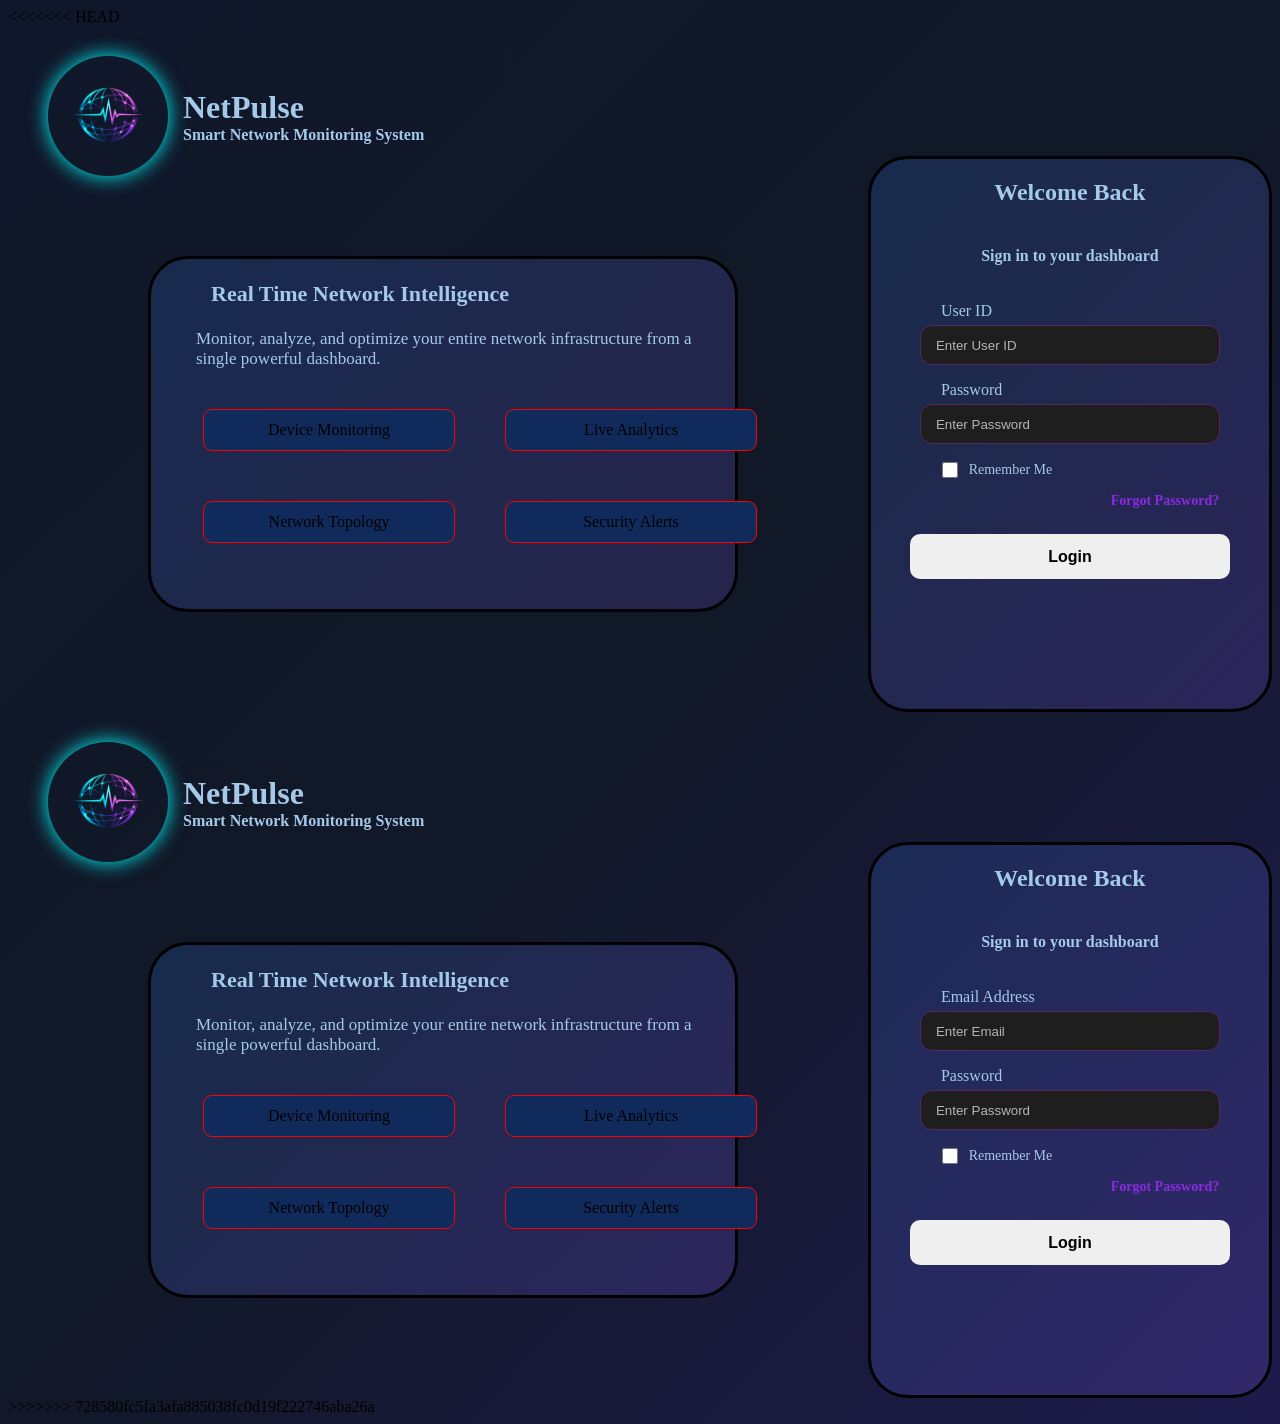
<file: index.html>
<<<<<<< HEAD
<!DOCTYPE html>
<html>
    <head>
        <title></title>
        <link rel="stylesheet" href="loginStyle.css">
    </head>
    <body>
        <div class="logo">
            <img src="SNMS.png" alt="NetPulse Logo" class="logoImage">
            <div>
                <h1>NetPulse</h1>
                <h4>Smart Network Monitoring System</h4>
            </div>
          
        </div>
        <div class="mainContainer">
                <div  class="intro">
                    <h3 class="headDeclaration">Real Time Network Intelligence</h3>
                    <h6 class="declaration">Monitor, analyze, and optimize your entire network infrastructure from a <br>single powerful dashboard.</h6>
                    <div class="features">
                        <div class="box">
                        Device Monitoring
                    </div>
                    <div class="box">
                        Live Analytics
                    </div>
                    <div class="box">
                        Network Topology
                    </div>
                    <div class="box">
                        Security Alerts
                    </div>
                 </div>
                  </div>
                 <div class="loginbox">
                    <h2>Welcome Back</h2>
                    <h4>Sign in to your dashboard</h4>
                    <p>User ID</p>
                     <input type="email" placeholder="Enter User ID" class="email" id="email">
                    <p>Password</p>
                     <input type="password" placeholder="Enter Password" class="password" id="password">
                     <div class="rememberSection">
                        <input type="checkbox" id="remember">

                        <label for="remember">Remember Me</label>
                    </div>
                     <a href="#" class="forgotPassword">Forgot Password?</a>
                     <button class="login" id="loginBtn">Login</button>                
        </div>
        </div>
        <script src="loginStyle.js"></script>
    </body>
<!DOCTYPE html>
<html>
    <head>
        <title></title>
        <link rel="stylesheet" href="loginStyle.css">
    </head>
    <body>
        <div class="logo">
            <img src="SNMS.png" alt="NetPulse Logo" class="logoImage">
            <div>
                <h1>NetPulse</h1>
                <h4>Smart Network Monitoring System</h4>
            </div>
          
        </div>
        <div class="mainContainer">
                <div  class="intro">
                    <h3 class="headDeclaration">Real Time Network Intelligence</h3>
                    <h6 class="declaration">Monitor, analyze, and optimize your entire network infrastructure from a <br>single powerful dashboard.</h6>
                    <div class="features">
                        <div class="box">
                        Device Monitoring
                    </div>
                    <div class="box">
                        Live Analytics
                    </div>
                    <div class="box">
                        Network Topology
                    </div>
                    <div class="box">
                        Security Alerts
                    </div>
                 </div>
                  </div>
                 <div class="loginbox">
                    <h2>Welcome Back</h2>
                    <h4>Sign in to your dashboard</h4>
                    <p>Email Address</p>
                     <input type="email" placeholder="Enter Email" class="email">
                    <p>Password</p>
                     <input type="password" placeholder="Enter Password" class="password">
                     <div class="rememberSection">
                        <input type="checkbox" id="remember">

                        <label for="remember">Remember Me</label>
                    </div>
                     <a href="#" class="forgotPassword">Forgot Password?</a>
                     <button class="login" onclick="window.location.href='dashboard.html'">Login</button>                
        </div>
        </div>
        <script src=""></script>
    </body>
>>>>>>> 728580fc5fa3afa885038fc0d19f222746aba26a
</html>
</file>
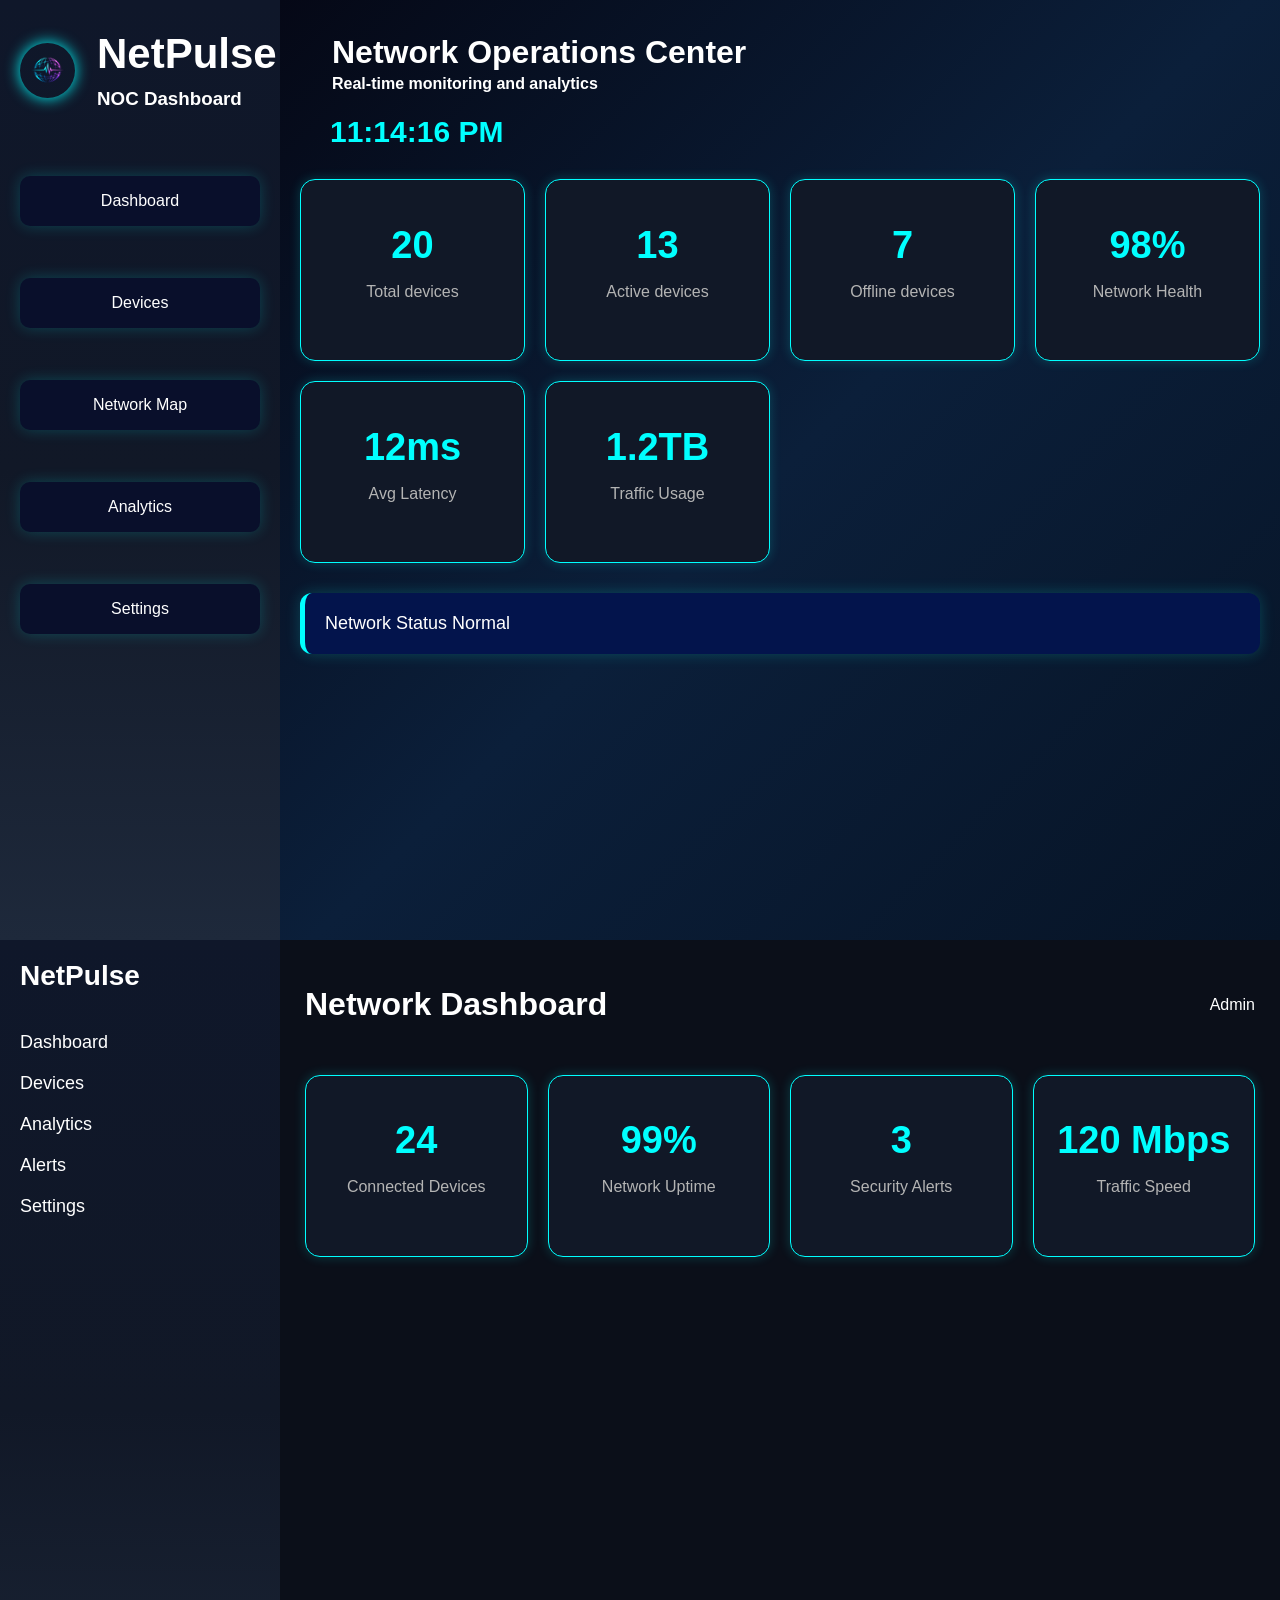
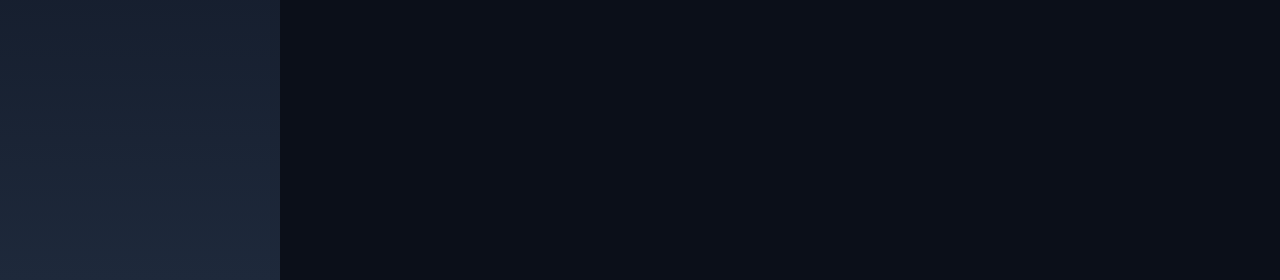
<file: dashboard.html>
<!DOCTYPE html>
<html>
<head>
    <title>NetPulse Dashboard</title>
     <link rel="stylesheet" href="dashboardStyle.css">
</head>

<body>
    <div class="mainContainer">
 <div class="sidebar">
      <div class="logo">

    <img src="SNMS.png" class="logoImage">

    <div>
        <h2>NetPulse</h2>
        <h6>NOC Dashboard</h6>
    </div>

</div>
        <div class="navbar">
            <p class="navbarButton">Dashboard</p>
            <p class="navbarButton" id="devicesBtn">Devices</p>
            <p class="navbarButton">Network Map</p>
            <p class="navbarButton">Analytics</p>
            <p class="navbarButton">Settings</p>
        </div>
        </div>
        <div class="content">
            <div class="description">
                <h1>Network Operations Center</h1>
                <h4>Real-time monitoring and analytics</h4>
                <div class="clockContainer">
                <h2 id="clock">00:00:00</h2>
             </div>
            </div>
            <div class="cards">
                <div class="card">
                    <h2 id="totalDevices">20</h2>
                    <p>Total devices</p>
                </div>
                <div class="card">
                    <h2 id="activeDevices">13</h2>
                    <p>Active devices</p>
                </div>
                <div class="card">
                    <h2 id="offlineDevices">7</h2>
                    <p>Offline devices</p>
                </div>
                <div class="card">
                    <h2 id="networkHealth">98%</h2>
                    <p>Network Health</p>
                </div>
                <div class="card">
                    <h2 id="latency">12ms</h2>
                    <p>Avg Latency</p>
                </div>
                <div class="card">
                    <h2 id="traffic">1.2TB</h2>
                    <p>Traffic Usage</p>
                </div>
            </div>
            <div class="alertBox" id="alertBox">
                Network Status Normal
            </div>
            <div class="deviceSection" id="deviceSection">

    <h2>Connected Devices</h2>

    <table class="deviceTable">

        <thead>

            <tr>
                <th>Device</th>
                <th>Status</th>
                <th>IP Address</th>
            </tr>

        </thead>

        <tbody id="deviceBody">

        </tbody>

    </table>

</div>
        </div>
    </div>
   <script src="dashboardScript.js"></script>
</body>
<!DOCTYPE html>
<html>
<head>
    <title>NetPulse Dashboard</title>
     <link rel="stylesheet" href="dashboardStyle.css">
</head>

<body>

    <div class="dashboard">

        <div class="sidebar">

            <div class="logo">
                NetPulse
            </div>

            <div class="menu">
                <a href="#">Dashboard</a>
                <a href="#">Devices</a>
                <a href="#">Analytics</a>
                <a href="#">Alerts</a>
                <a href="#">Settings</a>
            </div>

        </div>

        <div class="mainContent">

            <div class="topbar">
                <h1>Network Dashboard</h1>

                <p>Admin</p>
            </div>

            <div class="cards">

                <div class="card">
                    <h2>24</h2>
                    <p>Connected Devices</p>
                </div>

                <div class="card">
                    <h2>99%</h2>
                    <p>Network Uptime</p>
                </div>

                <div class="card">
                    <h2>3</h2>
                    <p>Security Alerts</p>
                </div>

                <div class="card">
                    <h2>120 Mbps</h2>
                    <p>Traffic Speed</p>
                </div>

            </div>

        </div>

    </div>

</body>
</html>
</file>
<file: loginStyle.css>
body{
                background: linear-gradient(
                    135deg,
                    #0f172a,
                    #111827,
                    #1e1b4b
                );
            }
            .intro{
                display: flex;
                flex-direction: column;
                background: linear-gradient(
                135deg,
                rgba(59,130,246,0.18),
                rgba(139,92,246,0.18)
            );
                width: 660px;
                height: 350px;
                align-items: flex-start;
                border: 3px solid black;
                border-radius: 40px;
                margin-left: 70px;
                margin-top: -100px;
            }
                    .logo h1,
            .logo h4{
                margin: 0;
            }
            .headDeclaration{
                margin-left: 60px;
                font-size: 22px;
            }
            .declaration{
                margin-left: 45px;
                font-size: 17px;
                margin-top: 0px;
                font-weight: normal;
            }
            .features{
                display: grid;
                grid-template-columns: 1fr 1fr;
                gap: 50px;
                width: 450px;
                margin-left: 52px;
            }
            .box{
                background-color: rgb(17, 42, 92);
                height:40px;
                width: 250px;
                text-align: center;
                align-content: center;
                border: 1px solid red;
                border-radius: 9px;
            }
            .logo{
                display: flex;
                align-items: center;
                gap: 15px;
                margin-top: 30px;
                margin-left: 40px;
            }
            .mainContainer{
                display: flex;
                gap:60px;
                align-items: center;
                margin-left: 70px;
                margin-top: 80px;
            }
            .loginbox{
                display: flex;
                flex-direction: column;
                 background: linear-gradient(
                    135deg,
                    rgba(59,130,246,0.18),
                    rgba(139,92,246,0.18)
                );
                width: 450px;
                height: 550px;
                align-items: center;
                border: 3px solid black;
                border-radius: 40px;
                margin-left: 70px;
                margin-top: -100px;
            }
            .email{
                height: 40px;
                width: 300px;
                 border: 1px solid rgb(89, 38, 99);
                border-radius: 12px;
                background-color: black;
                padding-left: 15px;
            }
            .password{
                height: 40px;
                width: 300px;
                border: 1px solid rgb(89, 38, 99);
                border-radius: 12px;
                background-color: black;
                padding-left: 15px;
            }
            .loginbox input{
                color: rgb(176, 201, 227);
                background-color: #1e1e1e;
                border: 1px solid rgb(89, 38, 99);
            }
            .loginbox p{
                align-self: flex-start;
                margin-left: 70px;
                margin-bottom: 5px;
            }
            .login{
                margin-top: 25px;
                height: 45px;
                width: 320px;
                border: none;
                border-radius: 10px;
                font-size: 16px;
                font-weight: bold;
                cursor: pointer;
                transition: 0.3s;
            }
            input::placeholder{
                color: rgb(180,180,180);
            }
            .login:hover{
                transform: scale(1.03);
                background-color: rgb(118, 43, 188);
            }
            .logoImage{
                width: 120px;
                height: 120px;
                box-shadow: 0px 0px 20px cyan;
                border-radius: 50%;
            }
            .forgotPassword{
                margin-top: 12px;
                margin-left: 190px;

                text-decoration: none;
                color: blueviolet;

                font-size: 14px;
                font-weight: bold;
            }
            .forgotPassword:hover{
                text-decoration: underline;
            }
            .rememberSection{
                display: flex;
                align-items: center;

                gap: 8px;

                margin-top: 15px;
                margin-right: 150px;
            }
            .rememberSection input{
                width: 16px;
                height: 16px;

                cursor: pointer;
            }
            .rememberSection label{
                font-size: 14px;
            }
            h1,h2,h3,h4,h5,h6,p,label,a{
    color: rgb(165, 201, 233);
 body{
                background: linear-gradient(
                    135deg,
                    #0f172a,
                    #111827,
                    #1e1b4b
                );
            }
            .intro{
                display: flex;
                flex-direction: column;
                background: linear-gradient(
                135deg,
                rgba(59,130,246,0.18),
                rgba(139,92,246,0.18)
            );
                width: 660px;
                height: 350px;
                align-items: flex-start;
                border: 3px solid black;
                border-radius: 40px;
                margin-left: 70px;
                margin-top: -100px;
            }
                    .logo h1,
            .logo h4{
                margin: 0;
            }
            .headDeclaration{
                margin-left: 60px;
                font-size: 22px;
            }
            .declaration{
                margin-left: 45px;
                font-size: 17px;
                margin-top: 0px;
                font-weight: normal;
            }
            .features{
                display: grid;
                grid-template-columns: 1fr 1fr;
                gap: 50px;
                width: 450px;
                margin-left: 52px;
            }
            .box{
                background-color: rgb(17, 42, 92);
                height:40px;
                width: 250px;
                text-align: center;
                align-content: center;
                border: 1px solid red;
                border-radius: 9px;
            }
            .logo{
                display: flex;
                align-items: center;
                gap: 15px;
                margin-top: 30px;
                margin-left: 40px;
            }
            .mainContainer{
                display: flex;
                gap:60px;
                align-items: center;
                margin-left: 70px;
                margin-top: 80px;
            }
            .loginbox{
                display: flex;
                flex-direction: column;
                 background: linear-gradient(
                    135deg,
                    rgba(59,130,246,0.18),
                    rgba(139,92,246,0.18)
                );
                width: 450px;
                height: 550px;
                align-items: center;
                border: 3px solid black;
                border-radius: 40px;
                margin-left: 70px;
                margin-top: -100px;
            }
            .email{
                height: 40px;
                width: 300px;
                 border: 1px solid rgb(89, 38, 99);
                border-radius: 12px;
                background-color: black;
                padding-left: 15px;
            }
            .password{
                height: 40px;
                width: 300px;
                border: 1px solid rgb(89, 38, 99);
                border-radius: 12px;
                background-color: black;
                padding-left: 15px;
            }
            .loginbox input{
                color: rgb(176, 201, 227);
                background-color: #1e1e1e;
                border: 1px solid rgb(89, 38, 99);
            }
            .loginbox p{
                align-self: flex-start;
                margin-left: 70px;
                margin-bottom: 5px;
            }
            .login{
                margin-top: 25px;
                height: 45px;
                width: 320px;
                border: none;
                border-radius: 10px;
                font-size: 16px;
                font-weight: bold;
                cursor: pointer;
                transition: 0.3s;
            }
            input::placeholder{
                color: rgb(180,180,180);
            }
            .login:hover{
                transform: scale(1.03);
                background-color: rgb(118, 43, 188);
            }
            .logoImage{
                width: 120px;
                height: 120px;
                box-shadow: 0px 0px 20px cyan;
                border-radius: 50%;
            }
            .forgotPassword{
                margin-top: 12px;
                margin-left: 190px;

                text-decoration: none;
                color: blueviolet;

                font-size: 14px;
                font-weight: bold;
            }
            .forgotPassword:hover{
                text-decoration: underline;
            }
            .rememberSection{
                display: flex;
                align-items: center;

                gap: 8px;

                margin-top: 15px;
                margin-right: 150px;
            }
            .rememberSection input{
                width: 16px;
                height: 16px;

                cursor: pointer;
            }
            .rememberSection label{
                font-size: 14px;
            }
            h1,h2,h3,h4,h5,h6,p,label,a{
    color: rgb(165, 201, 233);
            }
}
</file>
<file: dashboardStyle.css>
body{
    margin: 0;
    background-color: #131a2d ;
    color: white;
    font-family: Arial;
}
.mainContainer{
    display: flex;
    background-color: rgb(40, 32, 21);
    
}
.sidebar{
   width: 240px;
    height: 200vh;
   background: linear-gradient(
    180deg,
    #0f172a,
    #111827,
    #1e293b
);
    padding: 20px;
}
.navbar{
    margin-top: 40px;
    display: flex;
    flex-direction: column;
    gap: 20px;
}
.description{
    display: flex;
    flex-direction: column;
    width: 420px;
    margin-left: 30px;
    margin-top: 12px;
}
.content{
       background: linear-gradient(
        135deg,
        #050816,
        #0b1f3a,
        #071426
    );
   flex: 1;
   padding: 20px;
}
.cards{
    display: grid;
    grid-template-columns: repeat(3,1fr);
    gap: 20px;
    margin-top: 30px;
}

.card{
    background-color: #03144c;

    height: 140px;

    border-radius: 15px;

    border: 1px solid rgb(0, 255, 255);
    transition: 0.3s;
    display: flex;
    flex-direction: column;

    justify-content: center;
    align-items: center;

    box-shadow: 0px 0px 15px rgba(0,255,255,0.2);
}
.card:hover{
    transform: translateY(-5px);

    box-shadow: 0px 0px 25px rgba(0,255,255,0.4);
}

.card h2{
    margin: 0;

    font-size: 38px;

    color: cyan;
}

.card p{
    color: rgb(180,180,180);
}
.navbarButton{
    display: flex;
    background-color: rgb(9, 15, 43);
    height: 50px;
    border: none;
    border-radius: 10px;
    justify-content: center;
    align-items: center;
    box-shadow: 0px 0px 15px rgba(0,255,255,0.2);
    cursor: pointer;
    transition: 0.3s;
}
.navbarButton:hover{
    background-color: #13235c;

    transform: translateX(5px);

    box-shadow: 0px 0px 20px cyan;
}

.logo{
    display: flex;

    align-items: center;

    gap: 12px;
}
.logoImage{
    width: 55px;
    height: 55px;

    border-radius: 50%;

    box-shadow: 0px 0px 15px cyan;
}
.logo h2,
.logo h6{
    margin: 10px;
}
.description h1,
.description h4{
    margin: 2px;
}
.clockContainer{
    margin-top: 20px;
}

#clock{
    color: cyan;

    font-size: 30px;

    margin: 0;
}
.alertBox{

    margin-top: 30px;

    background-color: #03144c;

    padding: 20px;

    border-radius: 12px;

    border-left: 5px solid cyan;

    font-size: 18px;

    box-shadow: 0px 0px 15px rgba(0,255,255,0.2);
}

.deviceSection{

    margin-top: 40px;

    background-color: #03144c;

    padding: 20px;

    border-radius: 15px;

    box-shadow: 0px 0px 15px rgba(0,255,255,0.2);
}
.deviceTable{

    width: 100%;

    border-collapse: collapse;

    margin-top: 20px;
}
.deviceTable th,
.deviceTable td{

    padding: 15px;

    text-align: left;

    border-bottom: 1px solid rgba(255,255,255,0.1);
}
.deviceTable th{

    color: cyan;
}

.online{

    color: lime;

    font-weight: bold;
}

.offline{

    color: red;

    font-weight: bold;
}

.deviceSection{
    display: none;
}
 body{
            margin: 0;
            font-family: Arial;
            background-color: #0b0f19;
            color: white;
        }

        .dashboard{
            display: flex;
        }

        .sidebar{
            width: 240px;
            height: 100vh;
            background-color: #111827;

            padding: 20px;
        }

        .mainContent{
            flex: 1;
            padding: 25px;
        }

        .logo{
            font-size: 28px;
            font-weight: bold;
            margin-bottom: 40px;
        }

        .menu{
            display: flex;
            flex-direction: column;
            gap: 20px;
        }

        .menu a{
            text-decoration: none;
            color: white;
            font-size: 18px;
        }

        .topbar{
            display: flex;
            justify-content: space-between;
            align-items: center;

            margin-bottom: 30px;
        }

        .cards{
            display: grid;
            grid-template-columns: repeat(4,1fr);
            gap: 20px;
        }

        .card{
            background-color: #111827;

            padding: 20px;

            border-radius: 15px;

            border: 1px solid cyan;

            box-shadow: 0px 0px 12px rgba(0,255,255,0.2);
        }
</file>
